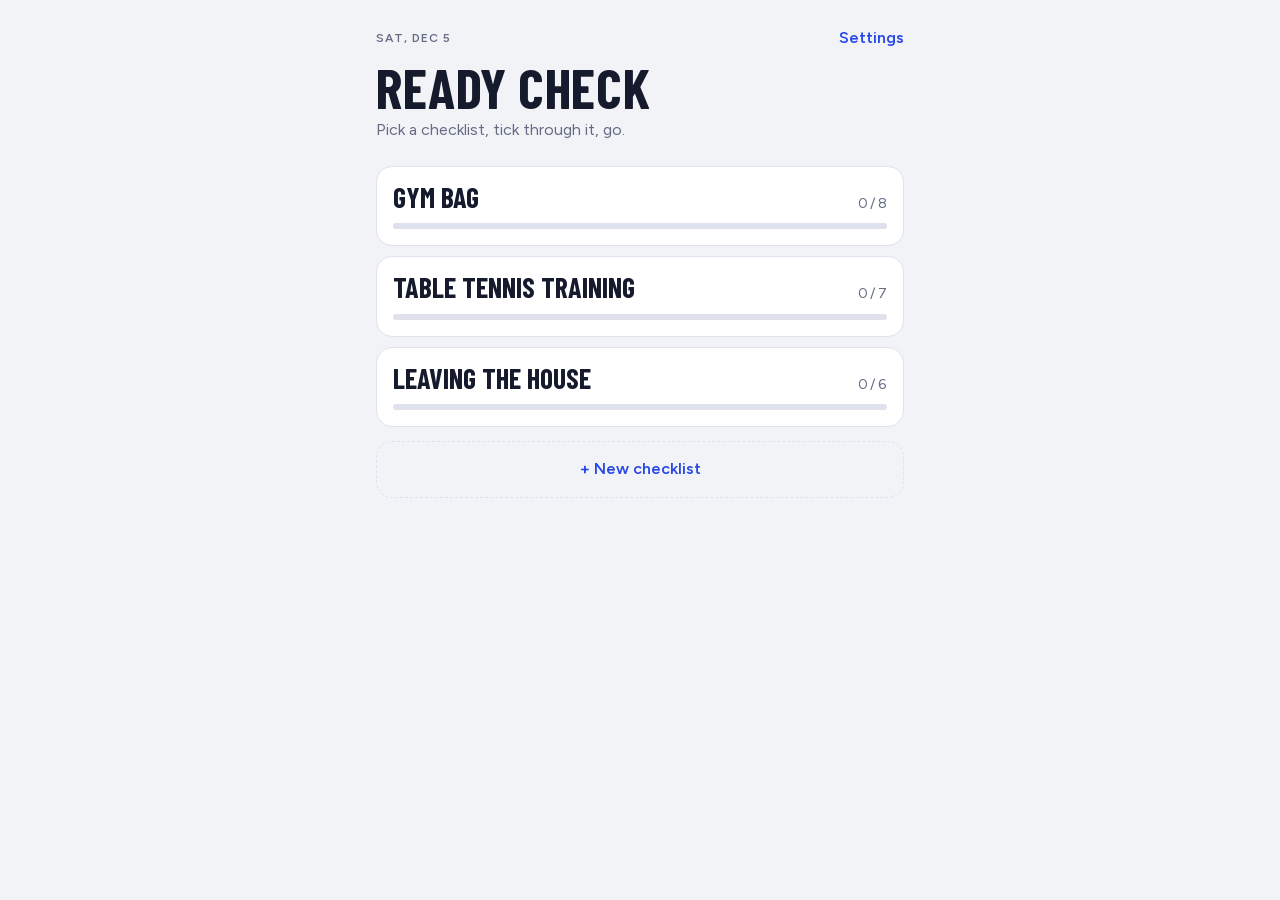
<file: index.html>
<!doctype html>
<html lang="en">
<head>
<meta charset="utf-8">
<meta name="viewport" content="width=device-width, initial-scale=1, viewport-fit=cover">
<title>Ready Check</title>
<meta name="description" content="Pick a checklist, tick through it, go.">

<!-- iOS home-screen app -->
<meta name="apple-mobile-web-app-capable" content="yes">
<meta name="mobile-web-app-capable" content="yes">
<meta name="apple-mobile-web-app-status-bar-style" content="black-translucent">
<meta name="apple-mobile-web-app-title" content="Ready Check">
<meta name="format-detection" content="telephone=no">
<meta name="theme-color" content="#F2F3F7" media="(prefers-color-scheme: light)">
<meta name="theme-color" content="#0E1120" media="(prefers-color-scheme: dark)">
<meta name="color-scheme" content="light dark">

<link rel="manifest" href="manifest.json">
<link rel="apple-touch-icon" href="icons/apple-touch-icon.png">
<link rel="icon" type="image/png" sizes="192x192" href="icons/icon-192.png">

<link rel="preload" href="fonts/BarlowCondensed-700.woff2" as="font" type="font/woff2" crossorigin>
<link rel="preload" href="fonts/Figtree-Variable.woff2" as="font" type="font/woff2" crossorigin>
<link rel="stylesheet" href="styles.css">
<script type="module" src="js/app.js"></script>
</head>
<body>
<div id="app"></div>
<noscript><p style="padding:24px">Ready Check needs JavaScript turned on.</p></noscript>
</body>
</html>
</file>
<file: styles.css>
/* Ready Check. Ported 1:1 from reference/draft.html; additions are marked "v1". */

/* ---------- fonts (self-hosted, latin subset) ---------- */
@font-face {
  font-family: "Barlow Condensed"; font-style: normal; font-weight: 600; font-display: swap;
  src: url("fonts/BarlowCondensed-600.woff2") format("woff2");
}
@font-face {
  font-family: "Barlow Condensed"; font-style: normal; font-weight: 700; font-display: swap;
  src: url("fonts/BarlowCondensed-700.woff2") format("woff2");
}
@font-face {
  font-family: "Figtree"; font-style: normal; font-weight: 400 600; font-display: swap;
  src: url("fonts/Figtree-Variable.woff2") format("woff2");
}

/* Layout: one phone-width column. Locker-room checklist: big condensed counters, full-width tap rows, ticked items sink to the bottom. */
:root {
  --bg: #F2F3F7;
  --surface: #FFFFFF;
  --line: #DFE2EC;
  --ink: #151A2C;
  --muted: #646B83;
  --accent: #2747E8;
  --accent-soft: #E7EBFD;
  --done: #178A5C;
  --on-done: #FFFFFF;
  --danger: #C4352B;
  --display: "Barlow Condensed", "Arial Narrow", "Helvetica Neue", system-ui, sans-serif;
  --body: "Figtree", -apple-system, "Segoe UI", system-ui, sans-serif;
  --safe-top: env(safe-area-inset-top, 0px);
  --safe-bottom: env(safe-area-inset-bottom, 0px);
  --gutter-l: max(16px, env(safe-area-inset-left, 0px));
  --gutter-r: max(16px, env(safe-area-inset-right, 0px));
  color-scheme: light;
}
@media (prefers-color-scheme: dark) {
  :root:not([data-theme="light"]) {
    --bg: #0E1120; --surface: #181C2E; --line: #2A3046; --ink: #ECEEF6; --muted: #8C93AC;
    --accent: #8197FF; --accent-soft: #232B52; --done: #3FC98C; --on-done: #0B1A13; --danger: #FF7A6E;
    color-scheme: dark;
  }
}
:root[data-theme="dark"] {
  --bg: #0E1120; --surface: #181C2E; --line: #2A3046; --ink: #ECEEF6; --muted: #8C93AC;
  --accent: #8197FF; --accent-soft: #232B52; --done: #3FC98C; --on-done: #0B1A13; --danger: #FF7A6E;
  color-scheme: dark;
}

/* v1: native-feel shell for iOS standalone */
*, *::before, *::after { box-sizing: border-box; }
html {
  background: var(--bg);
  -webkit-text-size-adjust: 100%; text-size-adjust: 100%;
  touch-action: manipulation;          /* no double-tap zoom, no 300ms delay */
  overscroll-behavior-y: none;         /* no rubber-band past the ends */
}
html, body { height: 100%; }
body {
  margin: 0;
  background: var(--bg); color: var(--ink);
  font-family: var(--body); font-size: 16px; line-height: 1.4;
  -webkit-tap-highlight-color: transparent;
  -webkit-font-smoothing: antialiased;
}
/* v1: opaque strip under the translucent status bar so content never scrolls beneath it */
body::before {
  content: ""; position: fixed; inset: 0 0 auto 0; height: var(--safe-top);
  background: var(--bg); z-index: 10; pointer-events: none;
}
#app {
  max-width: 560px; margin: 0 auto;
  padding-left: var(--gutter-l); padding-right: var(--gutter-r);
  padding-top: calc(20px + var(--safe-top));
  padding-bottom: calc(56px + var(--safe-bottom));
}
button, input, select { font: inherit; color: inherit; }
button { cursor: pointer; }
button, .tick, .card, .bar, .divider, .eyebrow, .count, .chip {
  -webkit-user-select: none; user-select: none; -webkit-touch-callout: none;
}
:focus-visible { outline: 2px solid var(--accent); outline-offset: 2px; }
ul { list-style: none; margin: 0; padding: 0; }

/* ---------- shared ---------- */
.eyebrow {
  margin: 0; font-size: 12px; font-weight: 600; letter-spacing: .08em;
  text-transform: uppercase; color: var(--muted);
}
.display {
  font-family: var(--display); font-weight: 700; text-transform: uppercase;
  letter-spacing: .01em; line-height: .95; margin: 0; text-wrap: balance;
}
.text-btn {
  background: none; border: 0; padding: 8px 4px; font-weight: 600; color: var(--accent);
  min-height: 44px; min-width: 44px;
}
.solid-btn {
  background: var(--accent); color: var(--surface); border: 0; border-radius: 12px;
  padding: 12px 18px; font-weight: 600; min-height: 44px;
}
.line-btn {
  background: transparent; border: 1px solid var(--line); border-radius: 12px;
  padding: 12px 18px; font-weight: 600; color: var(--ink); min-height: 44px;
}
.field {
  width: 100%; min-width: 0; background: var(--surface); border: 1px solid var(--line);
  border-radius: 12px; padding: 13px 14px;
  font-size: max(16px, 1em);           /* v1: iOS zooms on focus below 16px */
  -webkit-appearance: none; appearance: none;
}
.field::placeholder { color: var(--muted); }

/* ---------- home ---------- */
.home-head { display: grid; gap: 6px; padding-block: 8px 24px; }
.home-top { display: flex; align-items: center; justify-content: space-between; gap: 12px; margin-block: -12px -6px; } /* v1 */
.home-top .text-btn { margin-right: -4px; }
.home-head h1 { font-size: 56px; }
.home-head p.lede { margin: 0; color: var(--muted); }
.cards { display: grid; gap: 10px; }
.card {
  width: 100%; text-align: left; display: grid; gap: 10px;
  background: var(--surface); border: 1px solid var(--line); border-radius: 16px; padding: 16px;
}
.card:active { transform: scale(.985); } /* v1 */
.card-top { display: flex; align-items: baseline; justify-content: space-between; gap: 12px; }
.card-name { font-family: var(--display); font-weight: 700; font-size: 28px; text-transform: uppercase; line-height: 1; min-width: 0; overflow-wrap: anywhere; }
.card-meta { color: var(--muted); font-size: 14px; font-variant-numeric: tabular-nums; white-space: nowrap; }
.chip {
  justify-self: start; font-size: 12px; font-weight: 600; letter-spacing: .06em; text-transform: uppercase;
  background: var(--done); color: var(--on-done); border-radius: 999px; padding: 3px 10px;
}
.meter { height: 6px; border-radius: 3px; background: var(--line); overflow: hidden; }
.meter > span { display: block; height: 100%; background: var(--accent); border-radius: 3px; }
.meter.full > span { background: var(--done); }
.new-area { margin-top: 14px; }
.new-trigger {
  width: 100%; background: transparent; border: 1.5px dashed var(--line); border-radius: 16px;
  padding: 16px; font-weight: 600; color: var(--accent);
}
.new-form { display: grid; gap: 10px; background: var(--surface); border: 1px solid var(--line); border-radius: 16px; padding: 14px; }
.new-form .actions { display: flex; gap: 8px; flex-wrap: wrap; }

/* ---------- list screen ---------- */
.bar {
  position: sticky; top: var(--safe-top); z-index: 2;
  display: flex; justify-content: space-between; align-items: center;
  background: var(--bg); margin-left: calc(-1 * var(--gutter-l)); margin-right: calc(-1 * var(--gutter-r));
  padding-inline: 12px; padding-block: 4px;
}
.list-head { display: grid; gap: 12px; padding-block: 10px 18px; }
.list-head h1 { font-size: 44px; overflow-wrap: anywhere; }
.rename { font-family: var(--display); font-weight: 700; font-size: 30px; text-transform: uppercase; }
.count { display: flex; align-items: baseline; gap: 6px; font-variant-numeric: tabular-nums; }
.count .num { font-family: var(--display); font-weight: 700; font-size: 64px; line-height: .85; }
.count .of { font-family: var(--display); font-weight: 600; font-size: 30px; color: var(--muted); }
.count .lbl { color: var(--muted); font-size: 14px; margin-left: 4px; }
.segs { display: flex; gap: 3px; height: 8px; }
.seg { flex: 1; border-radius: 2px; background: var(--line); transition: background-color .2s; }
.seg.on { background: var(--accent); }
.segs.complete .seg.on { background: var(--done); }

.ready {
  background: var(--done); color: var(--on-done); border-radius: 18px;
  padding: 20px; margin-bottom: 14px; display: grid; gap: 6px;
  animation: rise .35s cubic-bezier(.2,.8,.2,1);
}
.ready h2 { font-size: 46px; }
.ready p { margin: 0; font-weight: 500; }
.ready button {
  justify-self: start; margin-top: 8px; background: var(--on-done); color: var(--done);
  border: 0; border-radius: 12px; padding: 10px 16px; font-weight: 600; min-height: 44px;
}

.items { display: flex; flex-direction: column; gap: 8px; }
.row { will-change: transform; }
.tick {
  width: 100%; min-height: 58px; display: flex; align-items: center; gap: 14px;
  background: var(--surface); border: 1px solid var(--line); border-radius: 14px;
  padding: 14px 16px; text-align: left;
  transition: background-color .2s, border-color .2s;
}
.tick:active { transform: scale(.985); }
.box {
  flex: none; width: 28px; height: 28px; border-radius: 50%;
  border: 2px solid var(--muted); display: grid; place-items: center;
}
.box svg { width: 16px; height: 16px; opacity: 0; }
.box path { fill: none; stroke: var(--on-done); stroke-width: 3; stroke-linecap: round; stroke-linejoin: round; }
.txt { min-width: 0; font-size: 17px; font-weight: 500; overflow-wrap: anywhere; }
.strike {
  background-image: linear-gradient(currentColor, currentColor);
  background-repeat: no-repeat; background-position: 0 56%; background-size: 0 2px;
  -webkit-box-decoration-break: clone; box-decoration-break: clone;
}
.is-done .tick { background: transparent; border-style: dashed; }
.is-done .box { background: var(--done); border-color: var(--done); }
.is-done .box svg { opacity: 1; }
.is-done .txt { color: var(--muted); font-weight: 400; }
.is-done .strike { background-size: 100% 2px; }
.just .strike { animation: strike .3s ease-out; }
.just .box { animation: pop .3s cubic-bezier(.2,1.6,.4,1); }
.divider {
  display: flex; align-items: center; gap: 10px; padding-block: 10px 2px;
  font-size: 12px; font-weight: 600; letter-spacing: .08em; text-transform: uppercase; color: var(--muted);
}
.divider::after { content: ""; flex: 1; height: 1px; background: var(--line); }
.add-row form { display: flex; gap: 8px; }
.add-row .solid-btn { flex: none; }
.empty { color: var(--muted); margin: 0 0 10px; }

.edit-row { display: flex; gap: 8px; align-items: center; }
.del {
  flex: none; width: 44px; height: 44px; border-radius: 12px; border: 1px solid var(--line);
  background: var(--surface); color: var(--danger); font-size: 22px; line-height: 1;
}
.foot { display: grid; gap: 10px; margin-top: 22px; }
.danger-btn {
  background: transparent; border: 1px solid var(--danger); color: var(--danger);
  border-radius: 12px; padding: 12px 18px; font-weight: 600; min-height: 44px;
}
.confirm { background: var(--surface); border: 1px solid var(--danger); border-radius: 14px; padding: 14px; display: grid; gap: 10px; }
.confirm p { margin: 0; }
.confirm .actions { display: flex; gap: 8px; flex-wrap: wrap; }
.confirm .actions .danger-btn { background: var(--danger); color: var(--surface); }

/* ---------- v1: reorder ---------- */
.handle {
  flex: none; width: 36px; height: 44px; margin-left: -6px; border: 0; background: none;
  display: grid; place-items: center; color: var(--muted);
  touch-action: none; cursor: grab;
}
.handle svg { width: 18px; height: 18px; }
.handle path { fill: none; stroke: currentColor; stroke-width: 2; stroke-linecap: round; }
.edit-row.dragging { position: relative; z-index: 3; }
.edit-row.dragging .field { box-shadow: 0 8px 24px rgb(0 0 0 / .18); border-color: var(--accent); }
.edit-row.dragging .handle { cursor: grabbing; color: var(--accent); }
.items.sorting .edit-row:not(.dragging) { transition: transform .18s cubic-bezier(.2,.8,.2,1); }

/* ---------- v1: list options (edit mode) ---------- */
.opt { display: grid; gap: 6px; }
.opt .hint { margin: 0; font-size: 14px; color: var(--muted); }
select.field {
  padding-right: 40px;
  background-image: linear-gradient(45deg, transparent 50%, var(--muted) 50%), linear-gradient(135deg, var(--muted) 50%, transparent 50%);
  background-position: calc(100% - 20px) 50%, calc(100% - 14px) 50%;
  background-size: 6px 6px; background-repeat: no-repeat;
}

/* ---------- v1: settings ---------- */
.settings-head { padding-block: 10px 18px; }
.settings-head h1 { font-size: 44px; }
.panel {
  background: var(--surface); border: 1px solid var(--line); border-radius: 16px;
  padding: 16px; display: grid; gap: 12px; margin-bottom: 14px;
}
.panel p { margin: 0; }
.panel .muted { color: var(--muted); font-size: 14px; }
.panel .actions { display: flex; gap: 8px; flex-wrap: wrap; }
.notice { border-radius: 12px; padding: 12px 14px; font-weight: 500; }
.notice.ok { background: var(--accent-soft); color: var(--ink); }
.notice.err { border: 1px solid var(--danger); color: var(--danger); }
.visually-hidden {
  position: absolute; width: 1px; height: 1px; overflow: hidden; clip: rect(0 0 0 0); white-space: nowrap;
}

@keyframes strike { from { background-size: 0 2px; } to { background-size: 100% 2px; } }
@keyframes pop { 0% { transform: scale(.6); } 100% { transform: scale(1); } }
@keyframes rise { from { opacity: .4; transform: translateY(8px); } to { opacity: 1; transform: none; } }
@media (prefers-reduced-motion: reduce) {
  *, *::before, *::after { animation: none !important; transition: none !important; }
}
</file>
